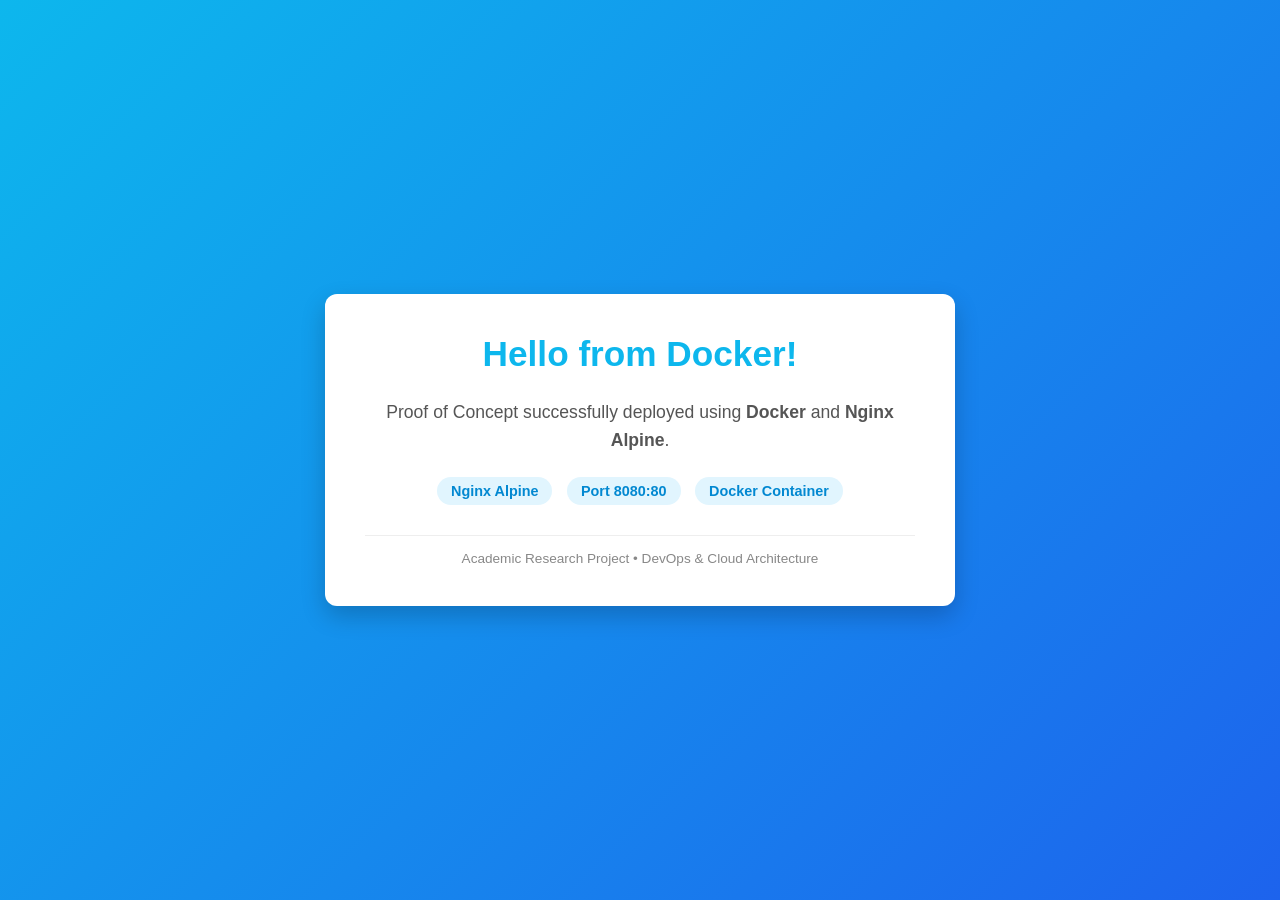
<file: docker-poc/index.html>
<!DOCTYPE html>
<html lang="en">
<head>
    <meta charset="UTF-8">
    <meta name="viewport" content="width=device-width, initial-scale=1.0">
    <title>Docker POC - Academic Demo</title>
    <style>
        body {
            font-family: -apple-system, BlinkMacSystemFont, "Segoe UI", Roboto, Helvetica, Arial, sans-serif;
            background: linear-gradient(135deg, #0db7ed 0%, #1d63ed 100%);
            margin: 0;
            padding: 0;
            display: flex;
            justify-content: center;
            align-items: center;
            min-height: 100vh;
            color: #333;
        }
        .card {
            background-color: #ffffff;
            border-radius: 12px;
            box-shadow: 0 10px 25px rgba(0, 0, 0, 0.2);
            padding: 40px;
            max-width: 550px;
            text-align: center;
        }
        h1 {
            color: #0db7ed;
            margin-top: 0;
            font-size: 2.2rem;
        }
        p {
            font-size: 1.1rem;
            line-height: 1.6;
            color: #555;
        }
        .badge {
            display: inline-block;
            background-color: #e1f5fe;
            color: #0288d1;
            padding: 6px 14px;
            border-radius: 20px;
            font-weight: bold;
            font-size: 0.9rem;
            margin: 5px;
        }
        .footer {
            margin-top: 25px;
            font-size: 0.85rem;
            color: #888;
            border-top: 1px solid #eee;
            padding-top: 15px;
        }
    </style>
</head>
<body>
    <div class="card">
        <h1>Hello from Docker!</h1>
        <p>Proof of Concept successfully deployed using <strong>Docker</strong> and <strong>Nginx Alpine</strong>.</p>
        <div>
            <span class="badge">Nginx Alpine</span>
            <span class="badge">Port 8080:80</span>
            <span class="badge">Docker Container</span>
        </div>
        <div class="footer">
            Academic Research Project &bull; DevOps &amp; Cloud Architecture
        </div>
    </div>
</body>
</html>
</file>
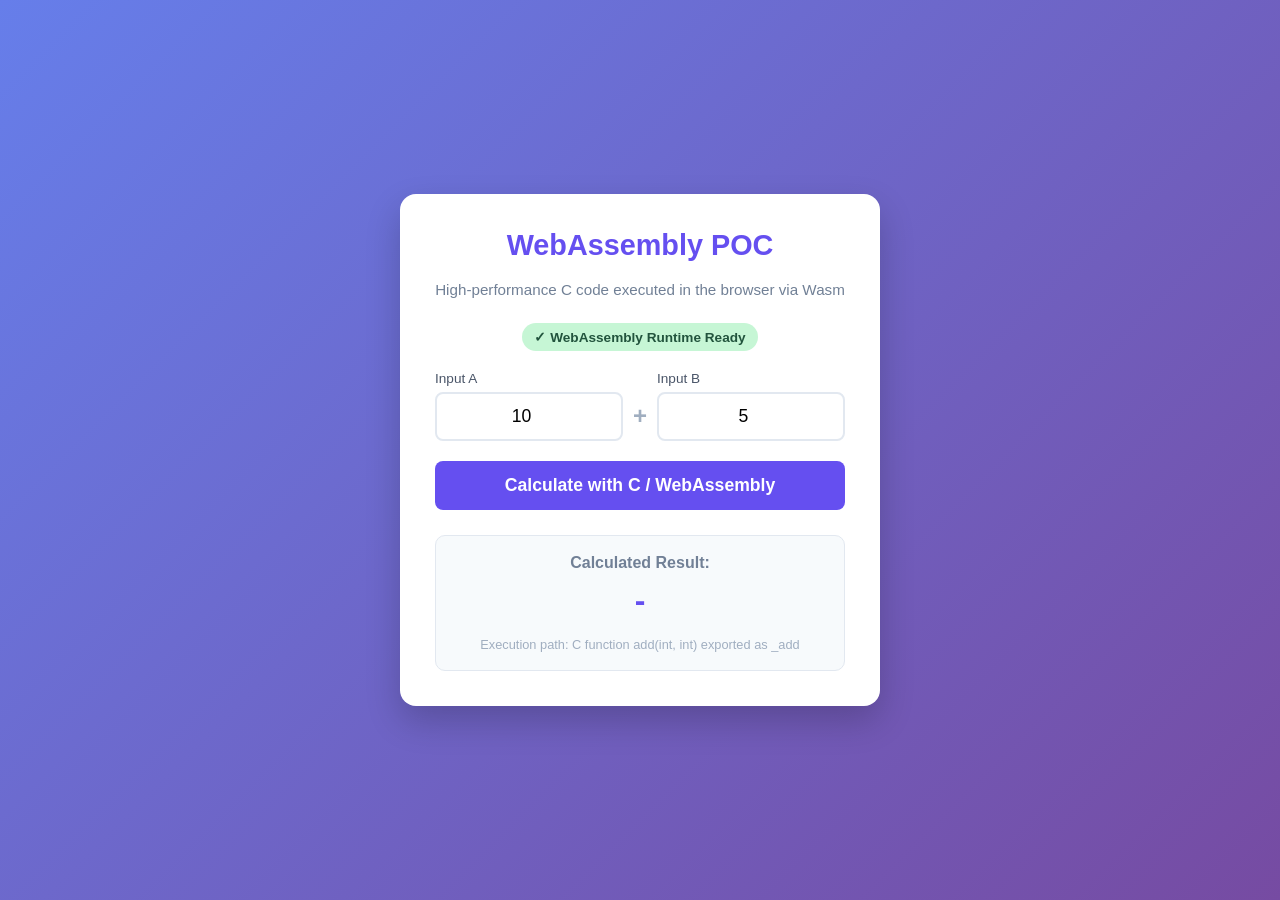
<file: webassembly-poc/index.html>
<!DOCTYPE html>
<html lang="en">
<head>
    <meta charset="UTF-8">
    <meta name="viewport" content="width=device-width, initial-scale=1.0">
    <title>WebAssembly POC - C to Wasm Addition</title>
    <link rel="stylesheet" href="style.css">
</head>
<body>
    <div class="container">
        <h1>WebAssembly POC</h1>
        <p class="subtitle">High-performance C code executed in the browser via Wasm</p>

        <div id="status" class="status-badge">Loading WebAssembly binary...</div>

        <div class="input-group">
            <div class="input-box">
                <label for="num1">Input A</label>
                <input type="number" id="num1" value="10" placeholder="Number A">
            </div>
            <div class="plus-sign">+</div>
            <div class="input-box">
                <label for="num2">Input B</label>
                <input type="number" id="num2" value="5" placeholder="Number B">
            </div>
        </div>

        <button id="calc-btn" disabled onclick="executeWasmAddition()">Calculate with C / WebAssembly</button>

        <div class="result-card">
            <h3>Calculated Result:</h3>
            <div id="result" class="result-value">-</div>
            <div id="execution-meta" class="explanation">Module status: Initializing...</div>
        </div>
    </div>

    <!-- JavaScript integration with WebAssembly -->
    <script>
        // Global Emscripten Module configuration object
        var Module = {
            onRuntimeInitialized: function() {
                console.log("Emscripten runtime initialized. Wasm bytecode instantiated.");
                const statusElem = document.getElementById('status');
                statusElem.textContent = "✓ WebAssembly Runtime Ready";
                statusElem.classList.add('ready');
                document.getElementById('calc-btn').disabled = false;
                document.getElementById('execution-meta').textContent = "Execution path: C function add(int, int) exported as _add";
            }
        };

        function executeWasmAddition() {
            const val1 = parseInt(document.getElementById('num1').value, 10);
            const val2 = parseInt(document.getElementById('num2').value, 10);

            if (isNaN(val1) || isNaN(val2)) {
                alert("Please enter valid integers in both inputs.");
                return;
            }

            // Call the compiled C function exported through the WebAssembly module
            // Using Emscripten's ccall helper or direct exported symbol _add
            const startTime = performance.now();
            const sum = Module._add(val1, val2);
            const duration = (performance.now() - startTime).toFixed(3);

            // Display results in DOM
            document.getElementById('result').textContent = `${val1} + ${val2} = ${sum}`;
            document.getElementById('execution-meta').innerHTML = 
                `C Function <code>add(${val1}, ${val2})</code> returned <strong>${sum}</strong> in ${duration} ms.`;
            
            console.log(`[WebAssembly Execution] add(${val1}, ${val2}) = ${sum}`);
        }
    </script>

    <!-- Emscripten generated glue script which fetches and instantiates add.wasm -->
    <script src="add.js"></script>
</body>
</html>
</file>
<file: webassembly-poc/style.css>
/* WebAssembly POC Styling */
:root {
    --primary: #654ff0;
    --primary-hover: #503bcd;
    --bg-gradient: linear-gradient(135deg, #667eea 0%, #764ba2 100%);
    --card-bg: #ffffff;
    --text-color: #2d3748;
    --border-color: #e2e8f0;
}

body {
    margin: 0;
    padding: 0;
    font-family: -apple-system, BlinkMacSystemFont, "Segoe UI", Roboto, Oxygen, Ubuntu, Cantarell, sans-serif;
    background: var(--bg-gradient);
    min-height: 100vh;
    display: flex;
    justify-content: center;
    align-items: center;
    color: var(--text-color);
}

.container {
    background: var(--card-bg);
    border-radius: 16px;
    box-shadow: 0 15px 35px rgba(0, 0, 0, 0.2);
    width: 90%;
    max-width: 480px;
    padding: 35px;
    box-sizing: border-box;
    text-align: center;
}

h1 {
    color: var(--primary);
    margin-top: 0;
    font-size: 1.8rem;
}

.subtitle {
    color: #718096;
    font-size: 0.95rem;
    margin-bottom: 25px;
}

.status-badge {
    display: inline-block;
    padding: 6px 12px;
    font-size: 0.85rem;
    border-radius: 20px;
    background: #edf2f7;
    color: #4a5568;
    margin-bottom: 20px;
    font-weight: 600;
}

.status-badge.ready {
    background: #c6f6d5;
    color: #22543d;
}

.input-group {
    display: flex;
    justify-content: space-between;
    align-items: center;
    margin-bottom: 20px;
    gap: 10px;
}

.input-box {
    flex: 1;
}

label {
    display: block;
    font-size: 0.85rem;
    color: #4a5568;
    margin-bottom: 6px;
    font-weight: 500;
    text-align: left;
}

input[type="number"] {
    width: 100%;
    padding: 12px;
    font-size: 1.1rem;
    border: 2px solid var(--border-color);
    border-radius: 8px;
    box-sizing: border-box;
    outline: none;
    transition: border-color 0.2s;
    text-align: center;
}

input[type="number"]:focus {
    border-color: var(--primary);
}

.plus-sign {
    font-size: 1.5rem;
    font-weight: bold;
    color: #a0aec0;
    margin-top: 20px;
}

button {
    width: 100%;
    padding: 14px;
    font-size: 1.1rem;
    font-weight: 600;
    color: #ffffff;
    background: var(--primary);
    border: none;
    border-radius: 8px;
    cursor: pointer;
    transition: background 0.2s, transform 0.1s;
}

button:hover:not(:disabled) {
    background: var(--primary-hover);
    transform: translateY(-1px);
}

button:disabled {
    background: #cbd5e0;
    cursor: not-allowed;
}

.result-card {
    margin-top: 25px;
    padding: 18px;
    border-radius: 10px;
    background: #f7fafc;
    border: 1px solid var(--border-color);
}

.result-card h3 {
    margin: 0 0 10px 0;
    font-size: 1rem;
    color: #718096;
}

.result-value {
    font-size: 2rem;
    font-weight: bold;
    color: var(--primary);
    min-height: 40px;
}

.explanation {
    margin-top: 15px;
    font-size: 0.8rem;
    color: #a0aec0;
}
</file>
